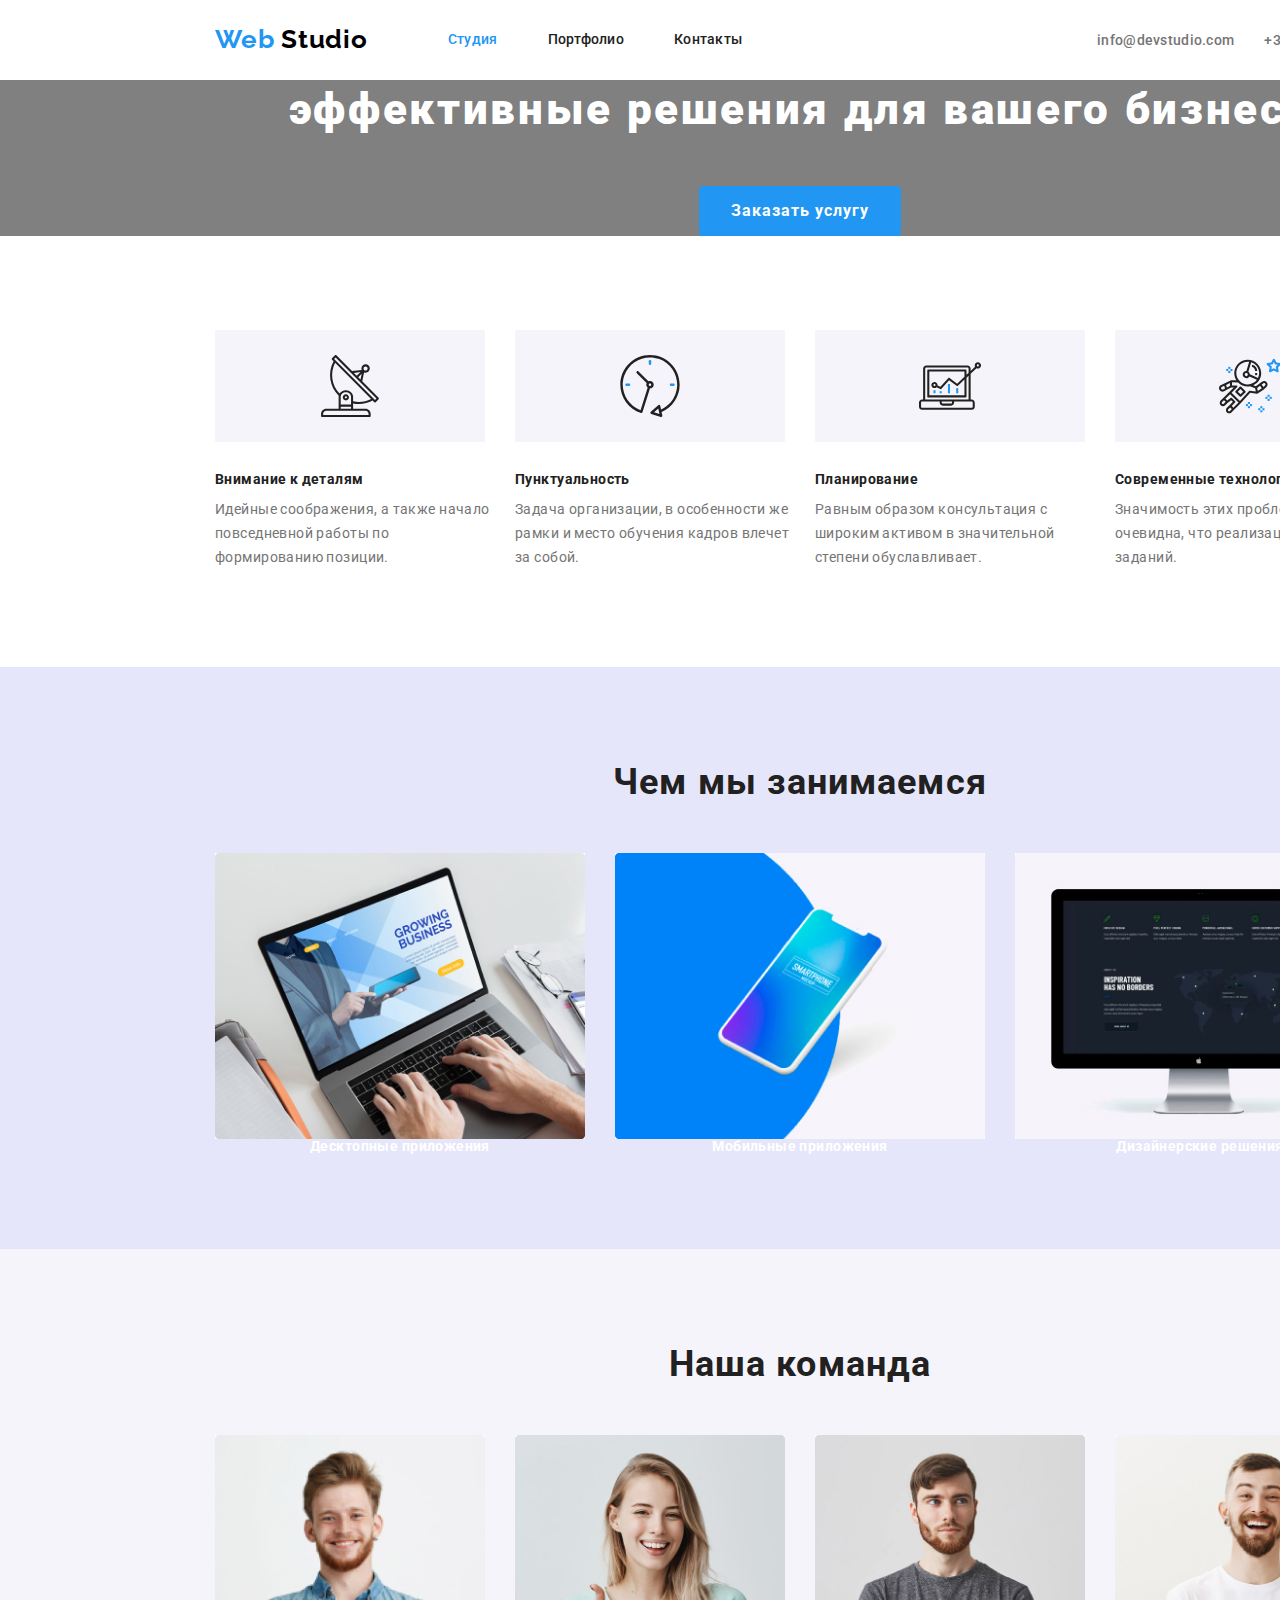
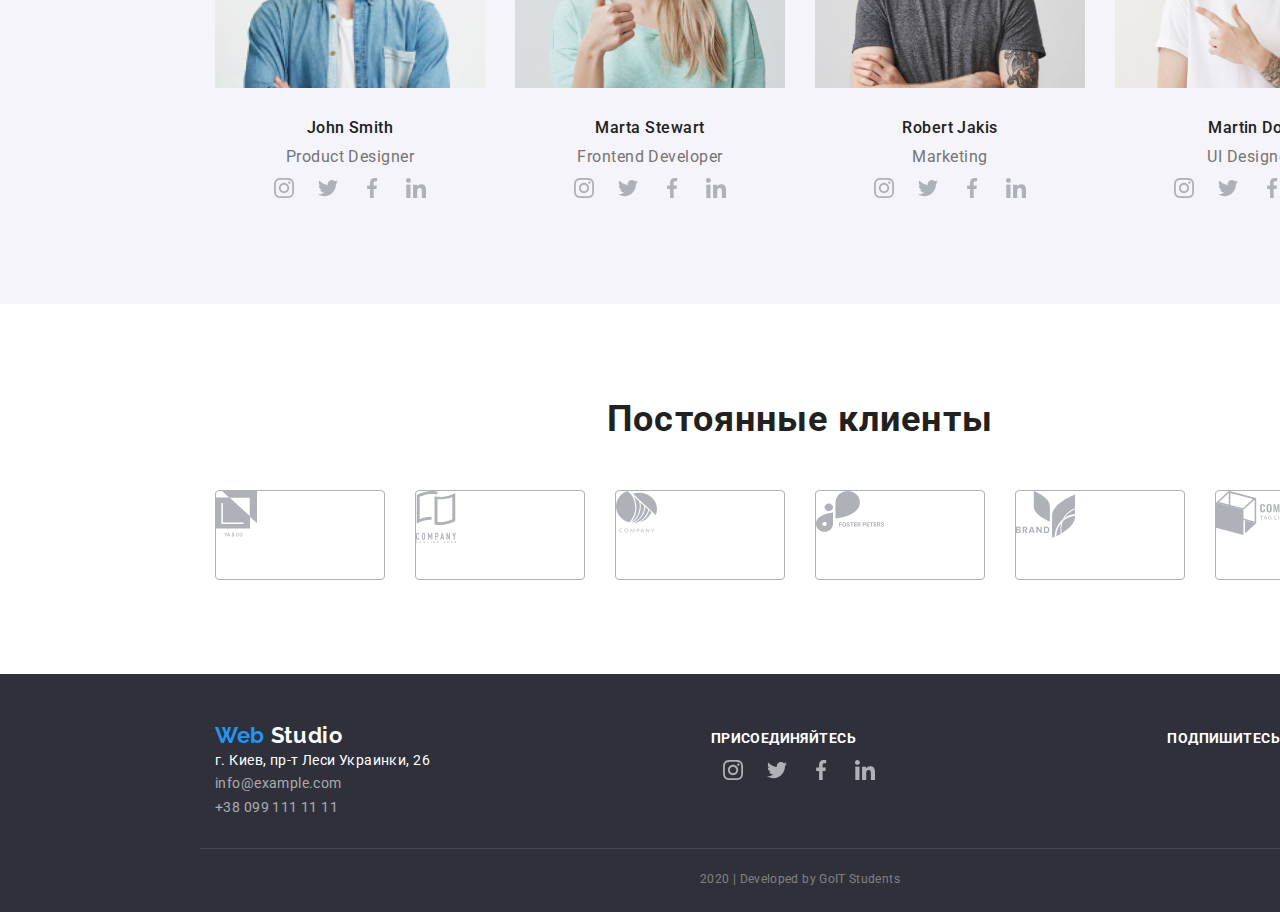
<file: index.html>
<!DOCTYPE html>
<html lang="ru">
  <head>
    <meta charset="UTF-8" />
    <meta name="viewport" content="width=device-width, initial-scale=1.0" />
    <title>Document</title>
    <link
      href="https://fonts.googleapis.com/css2?family=Raleway:wght@700&family=Roboto:wght@400;500;700;900&display=swap"
      rel="stylesheet"
    />
    <link
      rel="stylesheet"
      href="https://cdnjs.cloudflare.com/ajax/libs/modern-normalize/0.6.0/modern-normalize.min.css"
    />
    <link rel="stylesheet" href="./css/main.css" />
    <link rel="stylesheet" href="./css/index.css" />
  </head>

  <body>
    <!--header-->
    <header>
      <nav class="container main-nav">
        <a href="./index.html" class="logo">
          <span class="accent-color-logo"> Web</span>
          <span class="main-color-logo">Studio</span>
        </a>
        <ul class="site-nav">
          <li class="item">
            <a href="./index.html" class="header-nav current">Студия</a>
          </li>
          <li class="item">
            <a href="./portfolio.html" class="header-nav">Портфолио</a>
          </li>
          <li class="item"><a href="" class="header-nav">Контакты</a></li>
        </ul>
        <ul class="header-contacts">
          <li class="item">
            <a href="mailto:info@devstudio.com" class="contact-links"
              >info@devstudio.com</a
            >
          </li>
          <li class="item">
            <a href="tel:+380961111111" class="contact-links"
              >+38 096 111 11 11</a
            >
          </li>
        </ul>
      </nav>
    </header>
    <main>
      <!--герой-->
      <section class="hero-section">
        <h1 class="hero-title">эффективные решения для вашего бизнеса</h1>
        <a href="" class="button-order">Заказать услугу</a>
      </section>
      <!--преимущества компании(сделать невидимым заголовок h2)-->
      <section class="edge-section">
        <div class="container">
          <h2 class="hidden">Наши преимущества</h2>
          <ul class="edge-list">
            <li class="item">
              <div class="icon">
                <img src="./images/icon1.svg" class="icon-style" alt="антена" />
              </div>
              <h3 class="edge-title">Внимание к деталям</h3>
              <p class="edge-text">
                Идейные соображения, а также начало повседневной работы по
                формированию позиции.
              </p>
            </li>
            <li class="item">
              <div class="icon">
                <img src="./images/icon2.svg" class="icon-style" alt="часы" />
              </div>
              <h3 class="edge-title">Пунктуальность</h3>
              <p class="edge-text">
                Задача организации, в особенности же рамки и место обучения
                кадров влечет за собой.
              </p>
            </li>
            <li class="item">
              <div class="icon">
                <img
                  src="./images/icon3.svg"
                  class="icon-style"
                  alt="диаграмма"
                />
              </div>
              <h3 class="edge-title">Планирование</h3>
              <p class="edge-text">
                Равным образом консультация с широким активом в значительной
                степени обуславливает.
              </p>
            </li>
            <li class="item">
              <div class="icon">
                <img
                  src="./images/icon4.svg"
                  class="icon-style"
                  alt="астронавт"
                />
              </div>
              <h3 class="edge-title">Современные технологии</h3>
              <p class="edge-text">
                Значимость этих проблем настолько очевидна, что реализация
                плановых заданий.
              </p>
            </li>
          </ul>
        </div>
      </section>
      <!--чем занимается компания-->
      <section class="doing-section">
        <div class="container">
          <h2 class="titles do-title">Чем мы занимаемся</h2>
          <ul class="doing-list">
            <li class="item">
              <img
                src="./images/десктопныеприложения.jpg"
                alt="картинка с ноутбуком"
                width="370"
              />
              <h3 class="doing-title">Десктопные приложения</h3>
            </li>
            <li class="item">
              <img
                src="./images/мобильныеприложенияjpg.jpg"
                alt="картинка со сматрфоном"
                width="370"
              />
              <h3 class="doing-title">Мобильные приложения</h3>
            </li>
            <li class="item">
              <img
                src="./images/дизайнерскиерешения.jpg"
                alt="картинка с монитором"
                width="370"
              />
              <h3 class="doing-title">Дизайнерские решения</h3>
            </li>
          </ul>
        </div>
      </section>
      <!--команда компании-->
      <section class="team">
        <div class="container">
          <h2 class="titles team-title">Наша команда</h2>
          <ul class="team-list">
            <li class="item">
              <img
                src="./images/teamcard1.jpg"
                class="photo"
                alt="фотография Джона Смита"
              />
              <h3 class="name">John Smith</h3>
              <p class="position">Product Designer</p>
              <ul class="social-list">
                <li>
                  <a href=""
                    ><img
                      src="./images/instagram.svg"
                      class="social-logo"
                      alt="логотип инстаграм"
                  /></a>
                </li>
                <li>
                  <a href=""
                    ><img
                      src="./images/twitter.svg"
                      class="social-logo"
                      alt="логотип твиттер"
                  /></a>
                </li>
                <li>
                  <a href=""
                    ><img
                      src="./images/facebook.svg"
                      class="social-logo"
                      alt="логотип фейсбук"
                  /></a>
                </li>
                <li>
                  <a href=""
                    ><img
                      src="./images/linkedin.svg"
                      class="social-logo"
                      alt="логотип линкедин"
                  /></a>
                </li>
              </ul>
            </li>
            <li class="item">
              <img
                src="./images/teamcard2.jpg"
                class="photo"
                alt="фотография Марты Стюарт"
              />
              <h3 class="name">Marta Stewart</h3>
              <p class="position">Frontend Developer</p>
              <ul class="social-list">
                <li>
                  <a href=""
                    ><img
                      src="./images/instagram.svg"
                      class="social-logo"
                      alt="логотип инстаграм"
                  /></a>
                </li>
                <li>
                  <a href=""
                    ><img
                      src="./images/twitter.svg"
                      class="social-logo"
                      alt="логотип твиттер"
                  /></a>
                </li>
                <li>
                  <a href=""
                    ><img
                      src="./images/facebook.svg"
                      class="social-logo"
                      alt="логотип фейсбук"
                  /></a>
                </li>
                <li>
                  <a href=""
                    ><img
                      src="./images/linkedin.svg"
                      class="social-logo"
                      alt="логотип линкедин"
                  /></a>
                </li>
              </ul>
            </li>
            <li class="item">
              <img
                src="./images/teamcard3.jpg"
                class="photo"
                alt="фотография Роберта Джекиса"
              />
              <h3 class="name">Robert Jakis</h3>
              <p class="position">Marketing</p>
              <ul class="social-list">
                <li>
                  <a href=""
                    ><img
                      src="./images/instagram.svg"
                      class="social-logo"
                      alt="логотип инстаграм"
                  /></a>
                </li>
                <li>
                  <a href=""
                    ><img
                      src="./images/twitter.svg"
                      class="social-logo"
                      alt="логотип твиттер"
                  /></a>
                </li>
                <li>
                  <a href=""
                    ><img
                      src="./images/facebook.svg"
                      class="social-logo"
                      alt="логотип фейсбук"
                  /></a>
                </li>
                <li>
                  <a href=""
                    ><img
                      src="./images/linkedin.svg"
                      class="social-logo"
                      alt="логотип линкедин"
                  /></a>
                </li>
              </ul>
            </li>
            <li class="item">
              <img
                src="./images/teamcard4jpg.jpg"
                class="photo"
                alt="фотография Мартина Доэ"
              />
              <h3 class="name">Martin Doe</h3>
              <p class="position">UI Designer</p>
              <ul class="social-list">
                <li>
                  <a href=""
                    ><img
                      src="./images/instagram.svg"
                      class="social-logo"
                      alt="логотип инстаграм"
                  /></a>
                </li>
                <li>
                  <a href=""
                    ><img
                      src="./images/twitter.svg"
                      class="social-logo"
                      alt="логотип твиттер"
                  /></a>
                </li>
                <li>
                  <a href=""
                    ><img
                      src="./images/facebook.svg"
                      class="social-logo"
                      alt="логотип фейсбук"
                  /></a>
                </li>
                <li>
                  <a href=""
                    ><img
                      src="./images/linkedin.svg"
                      class="social-logo"
                      alt="логотип линкедин"
                  /></a>
                </li>
              </ul>
            </li>
          </ul>
        </div>
      </section>
      <!--постоянные клиенты компании-->
      <section class="clients">
        <div class="container">
          <h2 class="titles client-title">Постоянные клиенты</h2>
          <ul class="clien-list">
            <li class="item">
              <a href=""
                ><img
                  src="./images/logo1.svg"
                  class="client-logo"
                  alt="логотип клиента 1"
              /></a>
            </li>
            <li class="item">
              <a href=""
                ><img
                  src="./images/logo2.svg"
                  class="client-logo"
                  alt="логотип клиента 2"
              /></a>
            </li>
            <li class="item">
              <a href=""
                ><img
                  src="./images/logo3.svg"
                  class="client-logo"
                  alt="логотип клиента 3"
              /></a>
            </li>
            <li class="item">
              <a href=""
                ><img
                  src="./images/logo4.svg"
                  class="client-logo"
                  alt="логотип клиента 4"
              /></a>
            </li>
            <li class="item">
              <a href=""
                ><img
                  src="./images/logo5.svg"
                  class="client-logo"
                  alt="логотип клиента 5"
              /></a>
            </li>
            <li class="item">
              <a href=""
                ><img
                  src="./images/logo6.svg"
                  class="client-logo"
                  alt="логотип клиента 6"
              /></a>
            </li>
          </ul>
        </div>
      </section>
    </main>
    <!--футер-->
    <footer class="footer-section">
      <div class="container footer">
        <div>
          <a href="" class="logo-footer">
            <span class="accent-color-logo"> Web</span>
            <span class="footer-color-logo">Studio</span>
          </a>
          <address>
            <p>г. Киев, пр-т Леси Украинки, 26</p>
            <span class="contacts">
              info@example.com <br />
              +38 099 111 11 11</span
            >
          </address>
        </div>
        <div>
          <b class="join">ПРИСОЕДИНЯЙТЕСЬ</b>
          <ul class="social-links">
            <li>
              <a href=""
                ><img
                  src="./images/instagram.svg"
                  class="social-logo"
                  alt="логотип инстаграм"
              /></a>
            </li>
            <li>
              <a href=""
                ><img
                  src="./images/twitter.svg"
                  class="social-logo"
                  alt="логотип твиттер"
              /></a>
            </li>
            <li>
              <a href=""
                ><img
                  src="./images/facebook.svg"
                  class="social-logo"
                  alt="логотип фейсбук"
              /></a>
            </li>
            <li>
              <a href=""
                ><img
                  src="./images/linkedin.svg"
                  class="social-logo"
                  alt="логотип линкедин"
              /></a>
            </li>
          </ul>
        </div>
        <div>
          <p class="join">ПОДПИШИТЕСЬ НА РАССЫЛКУ</p>
        </div>
      </div>
      <p class="end">2020 | Developed by GoIT Students</p>
    </footer>
  </body>
</html>
</file>
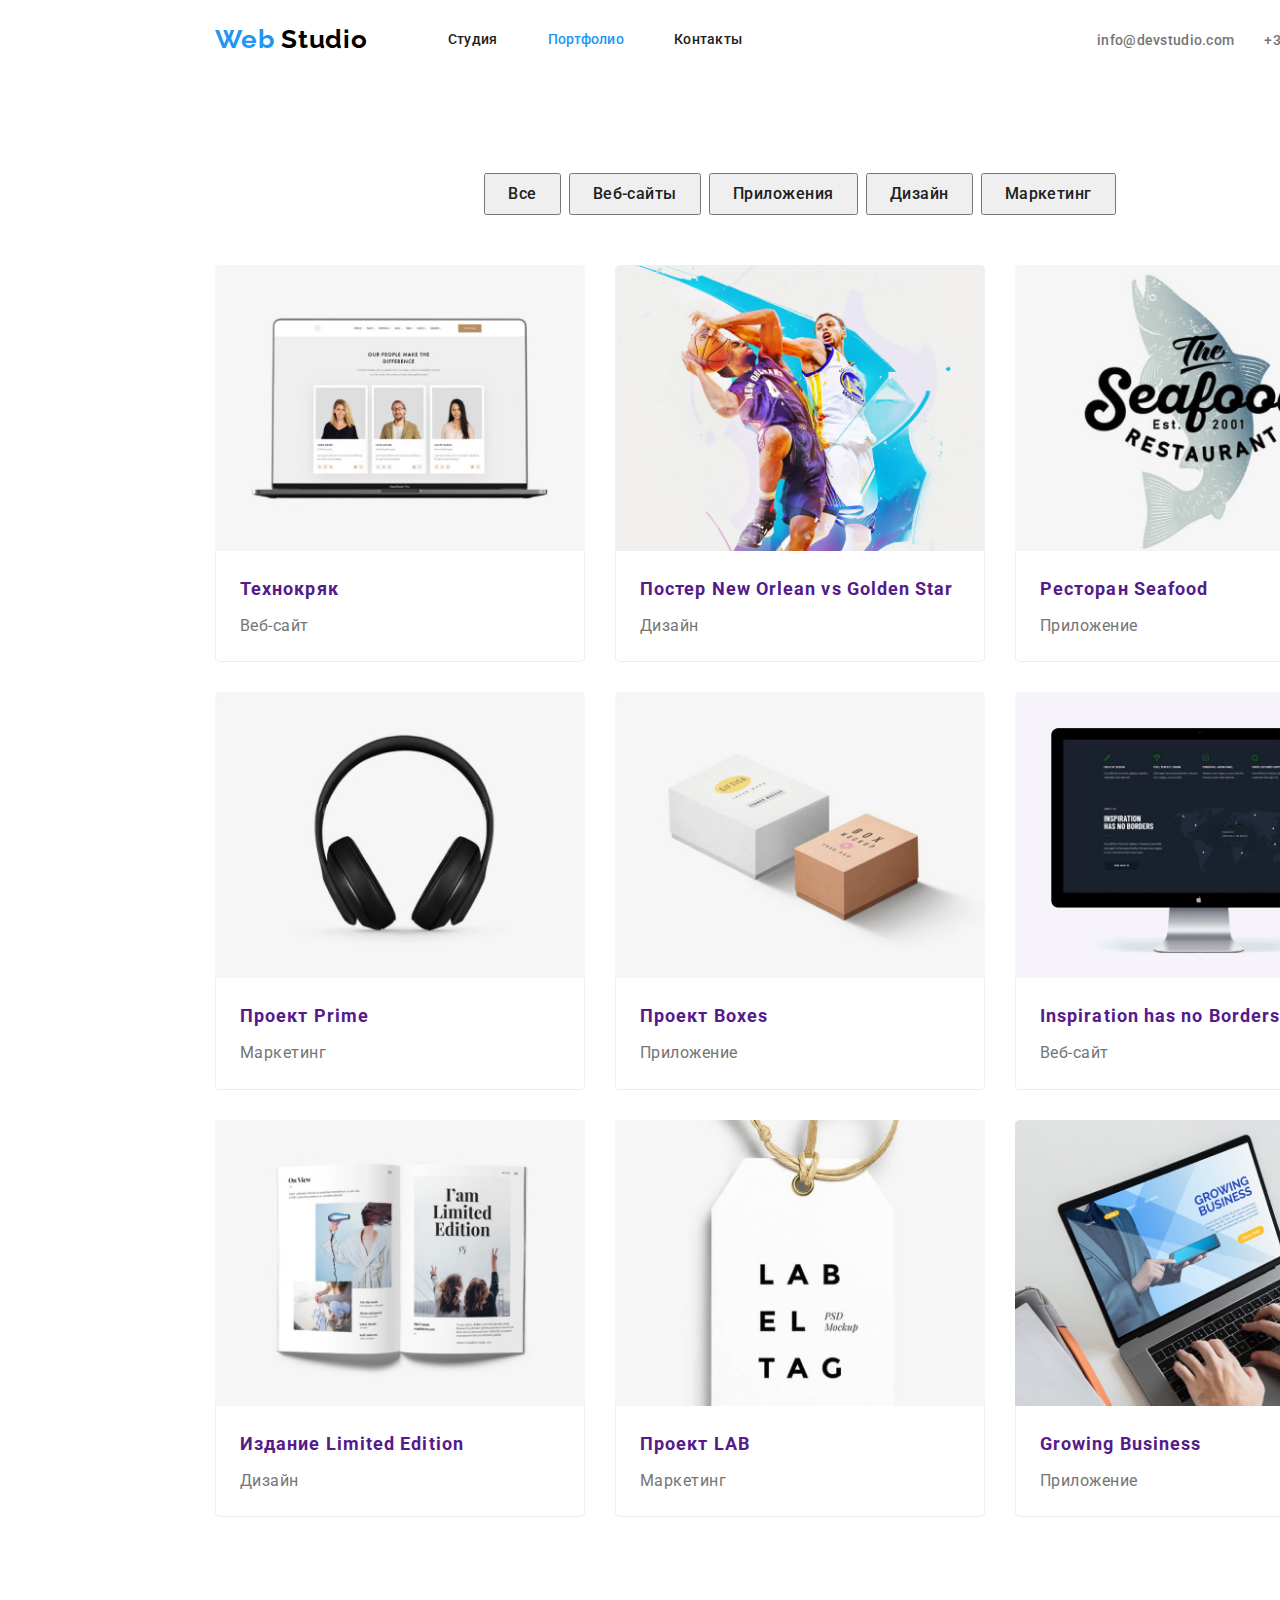
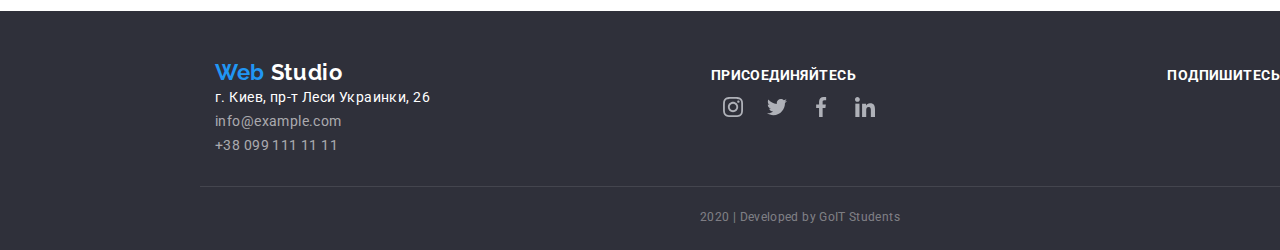
<file: portfolio.html>
<!DOCTYPE html>
<html lang="ru">
  <head>
    <meta charset="UTF-8" />
    <meta name="viewport" content="width=device-width, initial-scale=1.0" />
    <title>Document</title>
    <link
      href="https://fonts.googleapis.com/css2?family=Raleway:wght@700&family=Roboto:wght@400;500;700;900&display=swap"
      rel="stylesheet"
    />
    <link
      rel="stylesheet"
      href="https://cdnjs.cloudflare.com/ajax/libs/modern-normalize/0.6.0/modern-normalize.min.css"
    />
    <link rel="stylesheet" href="./css/main.css" />
    <link rel="stylesheet" href="./css/portfolio.css" />
  </head>

  <body>
    <!--header-->
    <header>
      <nav class="container main-nav">
        <a href="./index.html" class="logo">
          <span class="accent-color-logo"> Web</span>
          <span class="main-color-logo">Studio</span>
        </a>
        <ul class="site-nav">
          <li class="item">
            <a href="./index.html" class="header-nav">Студия</a>
          </li>
          <li class="item">
            <a href="./portfolio.html" class="header-nav current">Портфолио</a>
          </li>
          <li class="item"><a href="" class="header-nav">Контакты</a></li>
        </ul>
        <ul class="header-contacts">
          <li class="item">
            <a href="mailto:info@devstudio.com" class="contact-links"
              >info@devstudio.com</a
            >
          </li>
          <li class="item">
            <a href="tel:+380961111111" class="contact-links"
              >+38 096 111 11 11</a
            >
          </li>
        </ul>
      </nav>
    </header>
    <!--уникальный контент, сделать невидимым заголовок h1-->
    <main>
      <section class="portfolio">
        <div class="container">
          <h1 class="hidden">портфолио компании</h1>
          <ul class="buttons">
            <li class="item">
              <button class="filters" type="button">Все</button>
            </li>

            <li class="item">
              <button class="filters" type="button">Веб-сайты</button>
            </li>

            <li class="item">
              <button class="filters" type="button">Приложения</button>
            </li>

            <li class="item">
              <button class="filters" type="button">Дизайн</button>
            </li>

            <li class="item">
              <button class="filters" type="button">Маркетинг</button>
            </li>
          </ul>
          <ul class="main-text">
            <li class="flex-element">
              <a href="">
                <img
                  src="./images2page/технокряк.jpg"
                  alt="фотографии людей на экране"
                  width="370"
                />
                <div class="card-content">
                  <h2 class="titles">Технокряк</h2>
                  <p class="choice">Веб-сайт</p>
                  <!--<p class="text">
                  Технокряк это современная площадка распространения
                  коронавируса. Компании используют эту платформу для цифрового
                  шпионажа и атак на защищённые сервера конкурентов.
                </p>-->
                </div>
              </a>
            </li>
            <li class="flex-element">
              <a href="">
                <img
                  src="./images2page/постер.jpg"
                  alt="два баскетболиста"
                  width="370"
                />
                <div class="card-content">
                  <h2 class="titles">Постер New Orlean vs Golden Star</h2>
                  <p class="choice">Дизайн</p>
                  <!--<p class="text">
                  Технокряк это современная площадка распространения
                  коронавируса. Компании используют эту платформу для цифрового
                  шпионажа и атак на защищённые сервера конкурентов.
                </p>-->
                </div>
              </a>
            </li>
            <li class="flex-element">
              <a href="">
                <img
                  src="./images2page/ресторанSeafood.jpg"
                  alt="логотип
            ресторана-рыба"
                  width="370"
                />
                <div class="card-content">
                  <h2 class="titles">Ресторан Seafood</h2>
                  <p class="choice">Приложение</p>
                  <!--<p class="text">
                  Технокряк это современная площадка распространения
                  коронавируса. Компании используют эту платформу для цифрового
                  шпионажа и атак на защищённые сервера конкурентов.
                </p>-->
                </div>
              </a>
            </li>
            <li class="flex-element">
              <a href="">
                <img
                  src="./images2page/ПроектPrime.jpg"
                  alt="наушники"
                  width="370"
                />
                <div class="card-content">
                  <h2 class="titles">Проект Prime</h2>
                  <p class="choice">Маркетинг</p>
                  <!--<p class="text">
                  Технокряк это современная площадка распространения
                  коронавируса. Компании используют эту платформу для цифрового
                  шпионажа и атак на защищённые сервера конкурентов.
                </p>-->
                </div>
              </a>
            </li>
            <li class="flex-element">
              <a href="">
                <img
                  src="./images2page/ПроектBoxes.jpg"
                  alt="коробки"
                  width="370"
                />
                <div class="card-content">
                  <h2 class="titles">Проект Boxes</h2>
                  <p class="choice">Приложение</p>
                  <!-- <p class="text">
                  Технокряк это современная площадка распространения
                  коронавируса. Компании используют эту платформу для цифрового
                  шпионажа и атак на защищённые сервера конкурентов.
                </p>-->
                </div>
              </a>
            </li>
            <li class="flex-element">
              <a href="">
                <img
                  src="./images2page/InspirationhasnoBorders.jpg"
                  alt="монитор компьютера"
                  width="370"
                />
                <div class="card-content">
                  <h2 class="titles">Inspiration has no Borders</h2>
                  <p class="choice">Веб-сайт</p>
                  <!--<p class="text">
                  Технокряк это современная площадка распространения
                  коронавируса. Компании используют эту платформу для цифрового
                  шпионажа и атак на защищённые сервера конкурентов.
                </p>-->
                </div>
              </a>
            </li>
            <li class="flex-element">
              <a href="">
                <img
                  src="./images2page/ИзданиеLimitedEdition.jpg"
                  alt="открытый журнал"
                  width="370"
                />
                <div class="card-content">
                  <h2 class="titles">Издание Limited Edition</h2>
                  <p class="choice">Дизайн</p>
                  <!--<p class="text">
                  Технокряк это современная площадка распространения
                  коронавируса. Компании используют эту платформу для цифрового
                  шпионажа и атак на защищённые сервера конкурентов.
                </p>-->
                </div>
              </a>
            </li>
            <li class="flex-element">
              <a href="">
                <img
                  src="./images2page/ПроектLAB.jpg"
                  alt="бирка с надписью"
                  width="370"
                />
                <div class="card-content">
                  <h2 class="titles">Проект LAB</h2>
                  <p class="choice">Маркетинг</p>
                  <!--<p class="text">
                  Технокряк это современная площадка распространения
                  коронавируса. Компании используют эту платформу для цифрового
                  шпионажа и атак на защищённые сервера конкурентов.
                </p>-->
                </div>
              </a>
            </li>
            <li class="flex-element">
              <a href="">
                <img
                  src="./images2page/GrowingBusiness.jpg"
                  alt="работа за ноутбуком"
                  width="370"
                />
                <div class="card-content">
                  <h2 class="titles">Growing Business</h2>
                  <p class="choice">Приложение</p>
                  <!--<p class="text">
                  Технокряк это современная площадка распространения
                  коронавируса. Компании используют эту платформу для цифрового
                  шпионажа и атак на защищённые сервера конкурентов.
                </p>-->
                </div>
              </a>
            </li>
          </ul>
        </div>
      </section>
    </main>
    <!--футер-->
    <footer class="footer-section">
      <div class="container footer">
        <div>
          <a href="" class="logo-footer">
            <span class="accent-color-logo"> Web</span>
            <span class="footer-color-logo">Studio</span>
          </a>
          <address>
            <p>г. Киев, пр-т Леси Украинки, 26</p>
            <span class="contacts">
              info@example.com <br />
              +38 099 111 11 11</span
            >
          </address>
        </div>
        <div>
          <b class="join">ПРИСОЕДИНЯЙТЕСЬ</b>
          <ul class="social-links">
            <li>
              <a href=""
                ><img
                  src="./images/instagram.svg"
                  class="social-logo"
                  alt="логотип инстаграм"
              /></a>
            </li>
            <li>
              <a href=""
                ><img
                  src="./images/twitter.svg"
                  class="social-logo"
                  alt="логотип твиттер"
              /></a>
            </li>
            <li>
              <a href=""
                ><img
                  src="./images/facebook.svg"
                  class="social-logo"
                  alt="логотип фейсбук"
              /></a>
            </li>
            <li>
              <a href=""
                ><img
                  src="./images/linkedin.svg"
                  class="social-logo"
                  alt="логотип линкедин"
              /></a>
            </li>
          </ul>
        </div>
        <div>
          <p class="join">ПОДПИШИТЕСЬ НА РАССЫЛКУ</p>
        </div>
      </div>
      <p class="end">2020 | Developed by GoIT Students</p>
    </footer>
  </body>
</html>
</file>
<file: css/main.css>
html {
  box-sizing: border-box;
}

*,
*::before,
*::after {
  box-sizing: inherit;
}
:root {
  --primary-text-color: #757575;
  --title-text-color: #212121;
  --accent-color: #2196f3;
}

body {
  width: 1600px;
  background-color: #ffffff;
  color: var(--primary-text-color);
  font-family: roboto, sans-serif;
}
h1,
h2,
h3,
h4,
h5,
h6,
ul,
p {
  margin-top: 0;
  margin-bottom: 0;
  padding-inline-start: 0;
}
a {
  text-decoration: none;
}
.hidden {
  display: none;
}
img {
  display: block;
  max-width: 100%;
  height: auto;
}
/* header */
.container {
  width: 1200px;
  padding-left: 15px;
  padding-right: 15px;
  margin-left: auto;
  margin-right: auto;
}
.main-nav {
  display: flex;
  align-items: center;
}
.logo {
  font-family: Raleway;
  font-style: normal;
  font-weight: 700;
  font-size: 26px;
  line-height: 1.2;
  letter-spacing: 0.03em;
}
.logo:hover,
.logo:focus {
  color: var(--accent-color);
}
.accent-color-logo {
  color: var(--accent-color);
}
.main-color-logo {
  color: #000000;
}
.header-nav {
  display: block;
  padding-top: 32px;
  padding-bottom: 32px;
  font-style: normal;
  font-weight: 500;
  font-size: 14px;
  line-height: 1.14;
  letter-spacing: 0.02em;
  color: #212121;
}
.header-nav:hover,
.header-nav:focus {
  color: #2196f3;
}
.header-contacts {
  display: flex;
  margin-left: auto;
}
.header-contacts .item + .item {
  margin-left: 30px;
}
.site-nav .current {
  color: var(--accent-color);
}
.site-nav {
  display: flex;
  margin-left: 80px;
}
.site-nav .item + .item {
  margin-left: 50px;
}
ul {
  list-style: none;
}
.contact-links {
  font-style: normal;
  font-weight: 500;
  font-size: 14px;
  line-height: 1.14;
  letter-spacing: 0.02em;
  color: #757575;
}
.contact-links:hover,
.contact-links:focus {
  color: var(--accent-color);
}
/* footer */
footer {
  background-color: #2f303a;
}
.social-logo {
  padding: 12px;
}
.footer {
  display: flex;
  align-items: baseline;
  justify-content: space-between;
  padding-bottom: 28px;

  border-bottom-width: 1px;
  border-bottom-style: solid;
  border-bottom-color: rgba(255, 255, 255, 0.1);
}
.footer-section {
  padding-top: 48px;
}
.footer-color-logo {
  color: #ffffff;
}
.logo-footer {
  font-weight: 700;
  font-size: 22px;
  line-height: 1.2;
  letter-spacing: 0.03em;
  font-family: Raleway;
  margin-bottom: 10px;
}
address {
  font-style: normal;
  font-weight: 400;
  font-size: 14px;
  line-height: 1.71;
  letter-spacing: 0.03em;
  color: #ffffff;
}
.contacts {
  font-weight: 400;
  font-size: 14px;
  line-height: 1.71;
  letter-spacing: 0.03em;
  color: rgba(255, 255, 255, 0.6);
}
.join {
  font-weight: 700;
  font-size: 14px;
  line-height: 1.14;
  letter-spacing: 0.03em;
  color: #ffffff;
}
.social-links {
  display: flex;
}
.end {
  font-weight: 400;
  font-size: 12px;
  line-height: 2;
  text-align: center;
  letter-spacing: 0.03em;
  color: rgba(255, 255, 255, 0.4);
  padding-top: 18px;
  padding-bottom: 21px;
}
</file>
<file: css/index.css>
/* main */
h2,
h3 {
  color: #212121;
}
/* герой */
.hero-title {
  margin-top: 0;
  margin-bottom: 46px;
  font-weight: 900;
  font-size: 44px;
  line-height: 1.36;
  letter-spacing: 0.06em;
  color: #ffffff;
}
.hero-section {
  background-color: gray;
  text-align: center;
}
.button-order {
  font-weight: 700;
  font-size: 16px;
  line-height: 1.9;
  letter-spacing: 0.06em;
  color: #ffffff;
  background-color: var(--accent-color);
  border-radius: 4px;
  padding: 10px 32px;
  display: inline-block;
  min-width: 200px;
  height: 50px;
  text-align: center;
}
/* преимущества компании */
.edge-list {
  display: flex;
}
.edge-section {
  padding-top: 94px;
  padding-bottom: 94px;
}
.edge-list .item + .item {
  margin-left: 30px;
}
.edge-list .item {
  width: 270px;
}
.icon:hover {
  background-color: var(--accent-color);
}
.icon {
  background-color: #f5f4fa;
  margin-bottom: 30px;
}
.icon-style {
  padding: 25px 104px;
}
.edge-title {
  font-weight: 700;
  font-size: 14px;
  line-height: 1.14;
  letter-spacing: 0.03em;
  margin-bottom: 10px;
}
.edge-text {
  font-weight: 400;
  font-size: 14px;
  line-height: 1.71;
  letter-spacing: 0.03em;
  width: 278px;
  height: 75px;
}
/* заголовки h2 */
.titles {
  font-weight: 700;
  font-size: 36px;
  line-height: 1.17;
  text-align: center;
  letter-spacing: 0.03em;
}
/* чем занимается компания */
.do-title {
  margin-bottom: 50px;
}
.doing-list {
  display: flex;
}
.doing-list .item + .item {
  margin-left: 30px;
}
.doing-title {
  font-weight: 700;
  font-size: 14px;
  line-height: 1.14;
  text-align: center;
  letter-spacing: 0.03em;
  color: #ffffff;
}
.doing-section {
  background-color: lavender;
  padding-top: 94px;
  padding-bottom: 94px;
}
/* команда компании */
.team-title {
  margin-bottom: 50px;
}
.team-list {
  display: flex;
}
.team-list .item + .item {
  margin-left: 30px;
}
.team-list .item {
  width: 270px;
}
.social-list {
  display: flex;
  justify-content: center;
}
.team {
  background-color: #f5f4fa;
  padding-top: 94px;
  padding-bottom: 94px;
}
.photo {
  margin-bottom: 30px;
  width: 270px;
}
.name {
  font-weight: 500;
  font-size: 16px;
  line-height: 1.2;
  text-align: center;
  letter-spacing: 0.03em;
  margin-bottom: 10px;
}
.position {
  font-weight: 400;
  font-size: 16px;
  line-height: 1.2;
  text-align: center;
  letter-spacing: 0.03em;
}
.clients {
  padding-top: 94px;
  padding-bottom: 94px;
}
.social-logo:hover,
.social-logo:focus,
.client-logo:hover,
.client-logo:focus {
  background-color: var(--accent-color);
}

/* постоянные клиенты компании */
.client-title {
  margin-bottom: 50px;
}
.clien-list {
  display: flex;
}
.clien-list .item {
  border: 1px solid #afb1b8;
  border-radius: 4px;
  width: 175px;
  height: 90px;
}
.clien-list .item + .item {
  margin-left: 30px;
}
</file>
<file: css/portfolio.css>
/* main */
.portfolio {
  padding-top: 93px;
  padding-bottom: 94px;
}
.filters {
  font-weight: 500;
  font-size: 16px;
  line-height: 1.6;
  letter-spacing: 0.03em;
  color: #212121;
  display: inline-block;
  padding: 6px 22px;
  min-width: 73px;
}
.filters:hover,
.filters:focus {
  background-color: var(--accent-color);
  color: #ffffff;
}
.buttons {
  display: flex;
  justify-content: center;
}
.buttons .item + .item {
  margin-left: 8px;
}
.titles {
  font-weight: 700;
  font-size: 18px;
  line-height: 2;
  letter-spacing: 0.06em;
}
.choice {
  font-weight: 400;
  font-size: 16px;
  line-height: 1.9;
  letter-spacing: 0.03em;
  color: #757575;
  margin-top: 4px;
}
.text {
  font-weight: 400;
  font-size: 18px;
  line-height: 1.6;
  letter-spacing: 0.03em;
  color: #ffffff;
}
.main-text {
  display: flex;
  flex-wrap: wrap;
  margin-top: 50px;
}
.main-text .flex-element {
  margin-right: 30px;
  margin-top: 30px;
  width: 370px;
}
.flex-element:nth-child(-n + 3) {
  margin-top: 0;
}
.flex-element:nth-child(3n) {
  margin-right: 0;
}
.card-content {
  border: 1px solid #eeeeee;
  border-radius: 5px;
  border-top: none;
  border-top-left-radius: 0;
  border-top-right-radius: 0;
  padding: 20px 24px;
}
.social-logo:hover,
.social-logo:focus,
.client-logo:hover,
.client-logo:focus {
  background-color: var(--accent-color);
}
</file>
